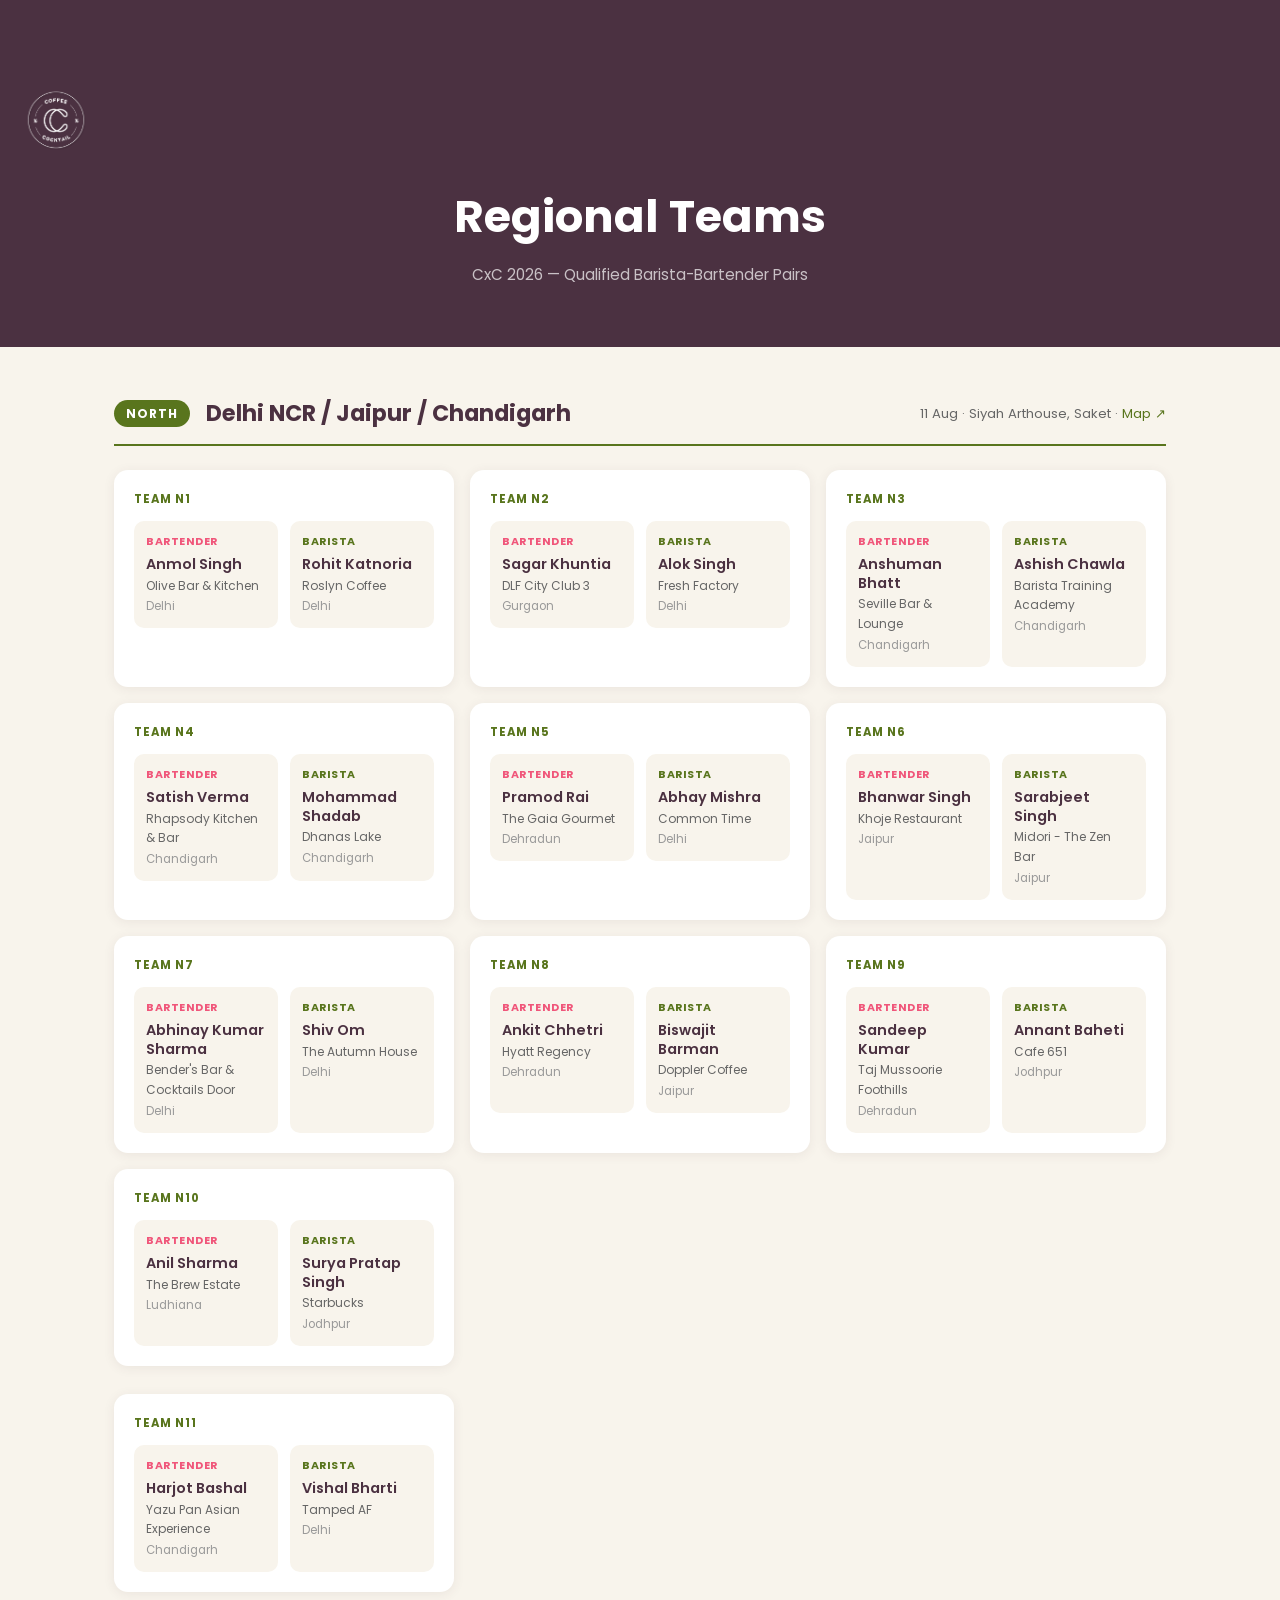
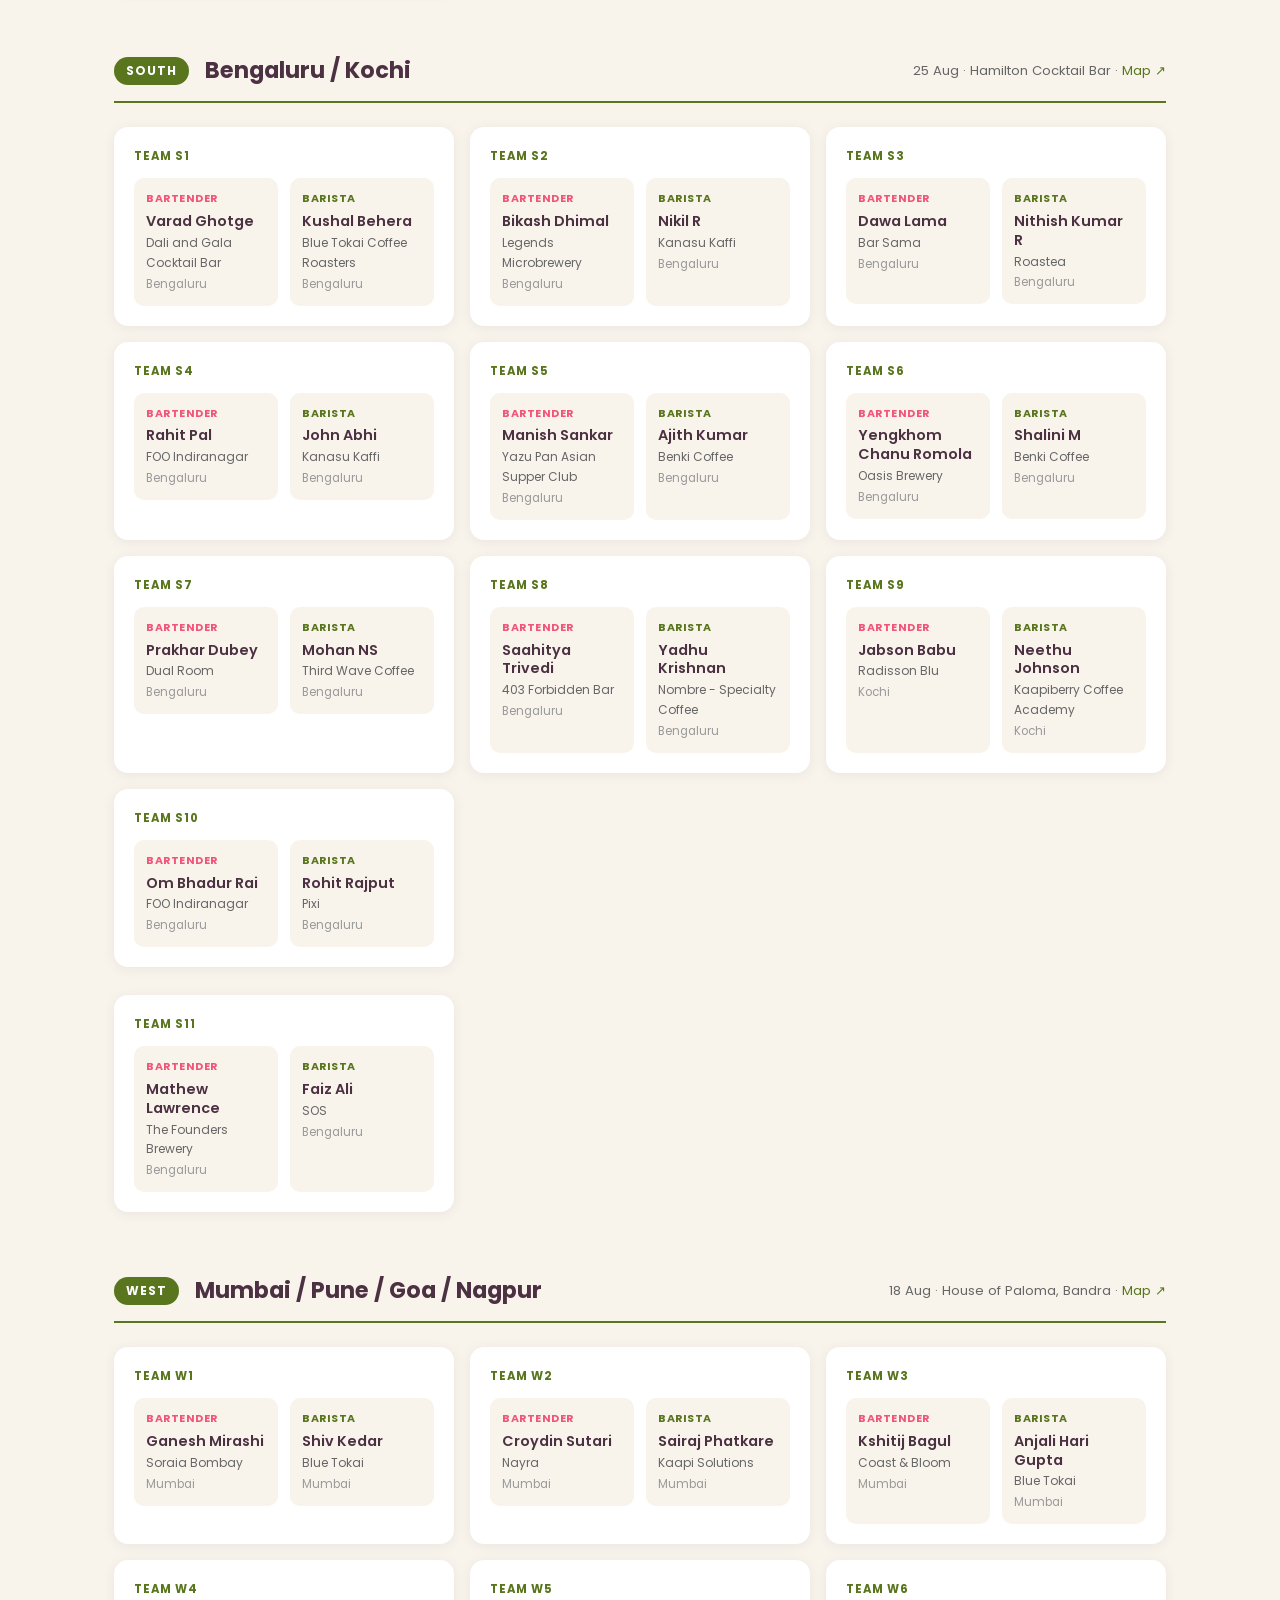
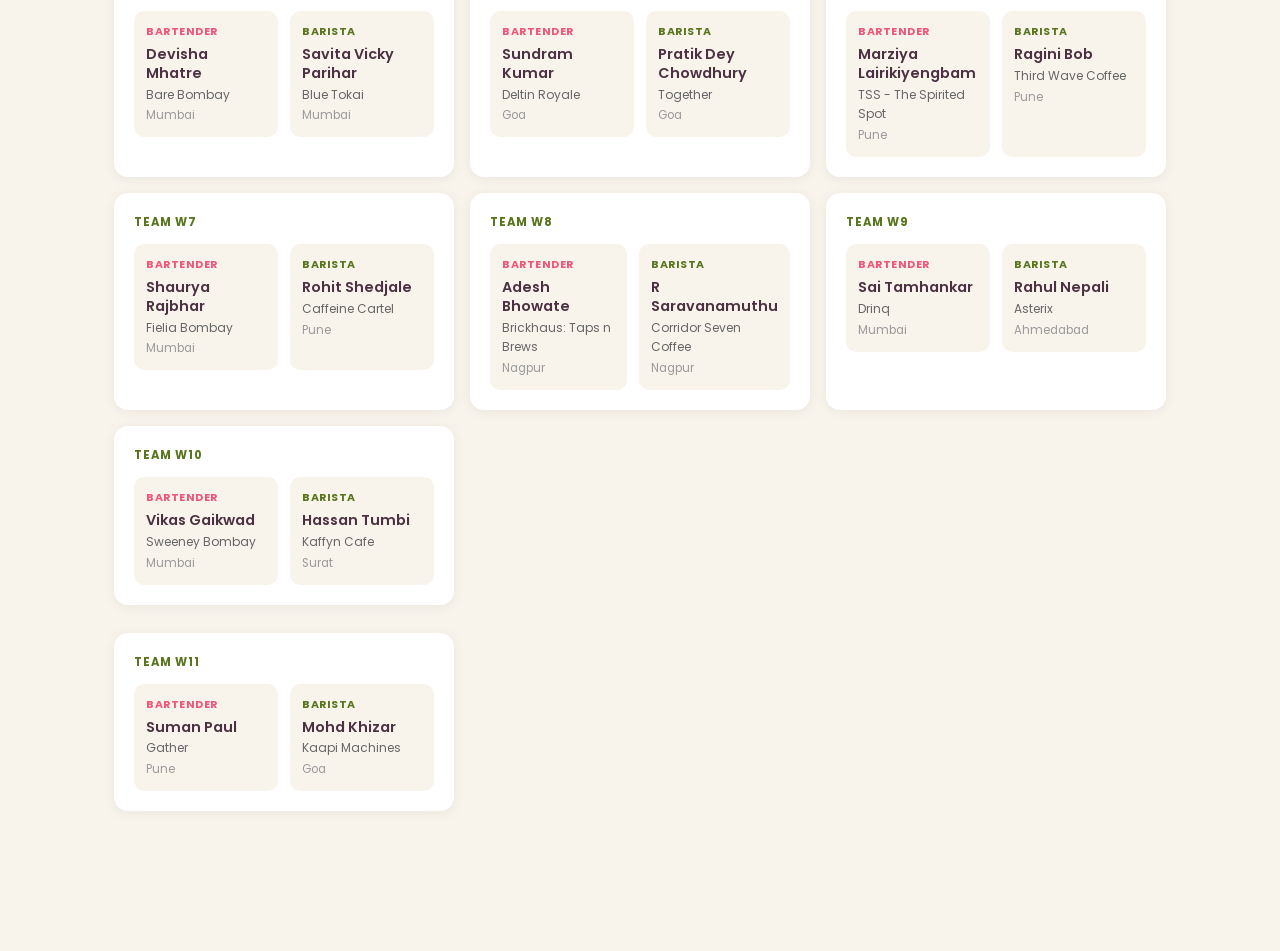
<file: teams.html>
<!DOCTYPE html>
<html lang="en">
<head>
  <meta charset="UTF-8" />
  <meta name="viewport" content="width=device-width, initial-scale=1.0" />
  <title>Regional Teams — CxC 2026</title>
  <link rel="stylesheet" href="css/styles.css" />
  <link rel="icon" href="assets/images/cxc-logo.png" type="image/png" />
  <link rel="preconnect" href="https://fonts.googleapis.com" />
  <link rel="preconnect" href="https://fonts.gstatic.com" crossorigin />
  <link href="https://fonts.googleapis.com/css2?family=Poppins:wght@300;400;500;600;700&display=swap" rel="stylesheet" />
  <style>
    :root {
      --olive: #59751d;
      --plum: #4b3141;
      --pink: #f0567a;
      --paper: #f8f4ec;
      --ink: #1a1a1a;
    }
    * { box-sizing: border-box; margin: 0; padding: 0; }
    body { background: var(--paper); font-family: 'Poppins', sans-serif; color: var(--ink); }

    .teams-hero {
      background: var(--plum);
      padding: 80px 24px 60px;
      text-align: center;
    }
    .teams-hero img { width: 64px; margin-bottom: 20px; }
    .teams-hero h1 { color: #fff; font-size: clamp(1.8rem, 4vw, 2.8rem); margin-bottom: 8px; }
    .teams-hero p { color: rgba(255,255,255,0.7); font-size: 0.95rem; }

    .teams-body { max-width: 1100px; margin: 0 auto; padding: 48px 24px 80px; }

    .region-block { margin-bottom: 60px; }
    .region-header {
      display: flex;
      align-items: center;
      gap: 16px;
      margin-bottom: 24px;
      padding-bottom: 12px;
      border-bottom: 2px solid var(--olive);
    }
    .region-badge {
      background: var(--olive);
      color: #fff;
      font-size: 0.75rem;
      font-weight: 700;
      padding: 4px 12px;
      border-radius: 20px;
      letter-spacing: 1px;
      text-transform: uppercase;
    }
    .region-title { font-size: 1.4rem; font-weight: 700; color: var(--plum); }
    .region-meta { font-size: 0.82rem; color: #666; margin-left: auto; }

    .teams-grid {
      display: grid;
      grid-template-columns: repeat(auto-fill, minmax(320px, 1fr));
      gap: 16px;
    }

    .team-card {
      background: #fff;
      border-radius: 14px;
      padding: 20px;
      box-shadow: 0 2px 12px rgba(75,49,65,0.08);
      display: flex;
      flex-direction: column;
      gap: 12px;
    }
    .team-number {
      font-size: 0.72rem;
      font-weight: 700;
      color: var(--olive);
      letter-spacing: 1px;
      text-transform: uppercase;
    }
    .team-members { display: flex; gap: 12px; }
    .member {
      flex: 1;
      background: var(--paper);
      border-radius: 10px;
      padding: 12px;
    }
    .member-role {
      font-size: 0.68rem;
      font-weight: 700;
      text-transform: uppercase;
      letter-spacing: 0.5px;
      margin-bottom: 4px;
    }
    .member-role.barista { color: var(--olive); }
    .member-role.bartender { color: var(--pink); }
    .member-name { font-size: 0.9rem; font-weight: 600; color: var(--plum); line-height: 1.3; }
    .member-employer { font-size: 0.75rem; color: #666; margin-top: 2px; }
    .member-city { font-size: 0.72rem; color: #999; margin-top: 2px; }

    .missing-tag {
      background: #fff3cd;
      color: #856404;
      font-size: 0.72rem;
      padding: 2px 8px;
      border-radius: 4px;
      display: inline-block;
      margin-top: 4px;
    }

    @media (max-width: 600px) {
      .team-members { flex-direction: column; }
      .region-meta { display: none; }
    }
  </style>
</head>
<body>

<div class="teams-hero">
  <img src="assets/images/cxc-logo.png" alt="CxC 2026" />
  <h1>Regional Teams</h1>
  <p>CxC 2026 — Qualified Barista-Bartender Pairs</p>
</div>

<div class="teams-body">

  <!-- NORTH -->
  <div class="region-block">
    <div class="region-header">
      <span class="region-badge">North</span>
      <span class="region-title">Delhi NCR / Jaipur / Chandigarh</span>
      <span class="region-meta">11 Aug · Siyah Arthouse, Saket · <a href="https://maps.app.goo.gl/JfTD6HJry2ijc4nG6" target="_blank" style="color:var(--olive)">Map ↗</a></span>
    </div>
    <div class="teams-grid">

      <div class="team-card">
        <div class="team-number">Team N1</div>
        <div class="team-members">
          <div class="member">
            <div class="member-role bartender">Bartender</div>
            <div class="member-name">Anmol Singh</div>
            <div class="member-employer">Olive Bar & Kitchen</div>
            <div class="member-city">Delhi</div>
          </div>
          <div class="member">
            <div class="member-role barista">Barista</div>
            <div class="member-name">Rohit Katnoria</div>
            <div class="member-employer">Roslyn Coffee</div>
            <div class="member-city">Delhi</div>
          </div>
        </div>
      </div>

      <div class="team-card">
        <div class="team-number">Team N2</div>
        <div class="team-members">
          <div class="member">
            <div class="member-role bartender">Bartender</div>
            <div class="member-name">Sagar Khuntia</div>
            <div class="member-employer">DLF City Club 3</div>
            <div class="member-city">Gurgaon</div>
          </div>
          <div class="member">
            <div class="member-role barista">Barista</div>
            <div class="member-name">Alok Singh</div>
            <div class="member-employer">Fresh Factory</div>
            <div class="member-city">Delhi</div>
          </div>
        </div>
      </div>

      <div class="team-card">
        <div class="team-number">Team N3</div>
        <div class="team-members">
          <div class="member">
            <div class="member-role bartender">Bartender</div>
            <div class="member-name">Anshuman Bhatt</div>
            <div class="member-employer">Seville Bar & Lounge</div>
            <div class="member-city">Chandigarh</div>
          </div>
          <div class="member">
            <div class="member-role barista">Barista</div>
            <div class="member-name">Ashish Chawla</div>
            <div class="member-employer">Barista Training Academy</div>
            <div class="member-city">Chandigarh</div>
          </div>
        </div>
      </div>

      <div class="team-card">
        <div class="team-number">Team N4</div>
        <div class="team-members">
          <div class="member">
            <div class="member-role bartender">Bartender</div>
            <div class="member-name">Satish Verma</div>
            <div class="member-employer">Rhapsody Kitchen & Bar</div>
            <div class="member-city">Chandigarh</div>
          </div>
          <div class="member">
            <div class="member-role barista">Barista</div>
            <div class="member-name">Mohammad Shadab</div>
            <div class="member-employer">Dhanas Lake</div>
            <div class="member-city">Chandigarh</div>
          </div>
        </div>
      </div>

      <div class="team-card">
        <div class="team-number">Team N5</div>
        <div class="team-members">
          <div class="member">
            <div class="member-role bartender">Bartender</div>
            <div class="member-name">Pramod Rai</div>
            <div class="member-employer">The Gaia Gourmet</div>
            <div class="member-city">Dehradun</div>
          </div>
          <div class="member">
            <div class="member-role barista">Barista</div>
            <div class="member-name">Abhay Mishra</div>
            <div class="member-employer">Common Time</div>
            <div class="member-city">Delhi</div>
          </div>
        </div>
      </div>

      <div class="team-card">
        <div class="team-number">Team N6</div>
        <div class="team-members">
          <div class="member">
            <div class="member-role bartender">Bartender</div>
            <div class="member-name">Bhanwar Singh</div>
            <div class="member-employer">Khoje Restaurant</div>
            <div class="member-city">Jaipur</div>
          </div>
          <div class="member">
            <div class="member-role barista">Barista</div>
            <div class="member-name">Sarabjeet Singh</div>
            <div class="member-employer">Midori - The Zen Bar</div>
            <div class="member-city">Jaipur</div>
          </div>
        </div>
      </div>

      <div class="team-card">
        <div class="team-number">Team N7</div>
        <div class="team-members">
          <div class="member">
            <div class="member-role bartender">Bartender</div>
            <div class="member-name">Abhinay Kumar Sharma</div>
            <div class="member-employer">Bender's Bar & Cocktails Door</div>
            <div class="member-city">Delhi</div>
          </div>
          <div class="member">
            <div class="member-role barista">Barista</div>
            <div class="member-name">Shiv Om</div>
            <div class="member-employer">The Autumn House</div>
            <div class="member-city">Delhi</div>
          </div>
        </div>
      </div>

      <div class="team-card">
        <div class="team-number">Team N8</div>
        <div class="team-members">
          <div class="member">
            <div class="member-role bartender">Bartender</div>
            <div class="member-name">Ankit Chhetri</div>
            <div class="member-employer">Hyatt Regency</div>
            <div class="member-city">Dehradun</div>
          </div>
          <div class="member">
            <div class="member-role barista">Barista</div>
            <div class="member-name">Biswajit Barman</div>
            <div class="member-employer">Doppler Coffee</div>
            <div class="member-city">Jaipur</div>
          </div>
        </div>
      </div>

      <div class="team-card">
        <div class="team-number">Team N9</div>
        <div class="team-members">
          <div class="member">
            <div class="member-role bartender">Bartender</div>
            <div class="member-name">Sandeep Kumar</div>
            <div class="member-employer">Taj Mussoorie Foothills</div>
            <div class="member-city">Dehradun</div>
          </div>
          <div class="member">
            <div class="member-role barista">Barista</div>
            <div class="member-name">Annant Baheti</div>
            <div class="member-employer">Cafe 651</div>
            <div class="member-city">Jodhpur</div>
          </div>
        </div>
      </div>

      <div class="team-card">
        <div class="team-number">Team N10</div>
        <div class="team-members">
          <div class="member">
            <div class="member-role bartender">Bartender</div>
            <div class="member-name">Anil Sharma</div>
            <div class="member-employer">The Brew Estate</div>
            <div class="member-city">Ludhiana</div>
          </div>
          <div class="member">
            <div class="member-role barista">Barista</div>
            <div class="member-name">Surya Pratap Singh</div>
            <div class="member-employer">Starbucks</div>
            <div class="member-city">Jodhpur</div>
          </div>
        </div>
      </div>

    </div>
  </div>


  <!-- NORTH TEAM 11 -->
  <div class="region-block" style="margin-top:-32px;">
    <div class="teams-grid">
      <div class="team-card">
        <div class="team-number">Team N11</div>
        <div class="team-members">
          <div class="member">
            <div class="member-role bartender">Bartender</div>
            <div class="member-name">Harjot Bashal</div>
            <div class="member-employer">Yazu Pan Asian Experience</div>
            <div class="member-city">Chandigarh</div>
          </div>
          <div class="member">
            <div class="member-role barista">Barista</div>
            <div class="member-name">Vishal Bharti</div>
            <div class="member-employer">Tamped AF</div>
            <div class="member-city">Delhi</div>
          </div>
        </div>
      </div>
    </div>
  </div>

  <!-- SOUTH -->
  <div class="region-block">
    <div class="region-header">
      <span class="region-badge">South</span>
      <span class="region-title">Bengaluru / Kochi</span>
      <span class="region-meta">25 Aug · Hamilton Cocktail Bar · <a href="https://maps.app.goo.gl/2Cx2myWA7b4oSd1m9" target="_blank" style="color:var(--olive)">Map ↗</a></span>
    </div>
    <div class="teams-grid">

      <div class="team-card">
        <div class="team-number">Team S1</div>
        <div class="team-members">
          <div class="member">
            <div class="member-role bartender">Bartender</div>
            <div class="member-name">Varad Ghotge</div>
            <div class="member-employer">Dali and Gala Cocktail Bar</div>
            <div class="member-city">Bengaluru</div>
          </div>
          <div class="member">
            <div class="member-role barista">Barista</div>
            <div class="member-name">Kushal Behera</div>
            <div class="member-employer">Blue Tokai Coffee Roasters</div>
            <div class="member-city">Bengaluru</div>
          </div>
        </div>
      </div>

      <div class="team-card">
        <div class="team-number">Team S2</div>
        <div class="team-members">
          <div class="member">
            <div class="member-role bartender">Bartender</div>
            <div class="member-name">Bikash Dhimal</div>
            <div class="member-employer">Legends Microbrewery</div>
            <div class="member-city">Bengaluru</div>
          </div>
          <div class="member">
            <div class="member-role barista">Barista</div>
            <div class="member-name">Nikil R</div>
            <div class="member-employer">Kanasu Kaffi</div>
            <div class="member-city">Bengaluru</div>
          </div>
        </div>
      </div>

      <div class="team-card">
        <div class="team-number">Team S3</div>
        <div class="team-members">
          <div class="member">
            <div class="member-role bartender">Bartender</div>
            <div class="member-name">Dawa Lama</div>
            <div class="member-employer">Bar Sama</div>
            <div class="member-city">Bengaluru</div>
          </div>
          <div class="member">
            <div class="member-role barista">Barista</div>
            <div class="member-name">Nithish Kumar R</div>
            <div class="member-employer">Roastea</div>
            <div class="member-city">Bengaluru</div>
          </div>
        </div>
      </div>

      <div class="team-card">
        <div class="team-number">Team S4</div>
        <div class="team-members">
          <div class="member">
            <div class="member-role bartender">Bartender</div>
            <div class="member-name">Rahit Pal</div>
            <div class="member-employer">FOO Indiranagar</div>
            <div class="member-city">Bengaluru</div>
          </div>
          <div class="member">
            <div class="member-role barista">Barista</div>
            <div class="member-name">John Abhi</div>
            <div class="member-employer">Kanasu Kaffi</div>
            <div class="member-city">Bengaluru</div>
          </div>
        </div>
      </div>

      <div class="team-card">
        <div class="team-number">Team S5</div>
        <div class="team-members">
          <div class="member">
            <div class="member-role bartender">Bartender</div>
            <div class="member-name">Manish Sankar</div>
            <div class="member-employer">Yazu Pan Asian Supper Club</div>
            <div class="member-city">Bengaluru</div>
          </div>
          <div class="member">
            <div class="member-role barista">Barista</div>
            <div class="member-name">Ajith Kumar</div>
            <div class="member-employer">Benki Coffee</div>
            <div class="member-city">Bengaluru</div>
          </div>
        </div>
      </div>

      <div class="team-card">
        <div class="team-number">Team S6</div>
        <div class="team-members">
          <div class="member">
            <div class="member-role bartender">Bartender</div>
            <div class="member-name">Yengkhom Chanu Romola</div>
            <div class="member-employer">Oasis Brewery</div>
            <div class="member-city">Bengaluru</div>
          </div>
          <div class="member">
            <div class="member-role barista">Barista</div>
            <div class="member-name">Shalini M</div>
            <div class="member-employer">Benki Coffee</div>
            <div class="member-city">Bengaluru</div>
          </div>
        </div>
      </div>

      <div class="team-card">
        <div class="team-number">Team S7</div>
        <div class="team-members">
          <div class="member">
            <div class="member-role bartender">Bartender</div>
            <div class="member-name">Prakhar Dubey</div>
            <div class="member-employer">Dual Room</div>
            <div class="member-city">Bengaluru</div>
          </div>
          <div class="member">
            <div class="member-role barista">Barista</div>
            <div class="member-name">Mohan NS</div>
            <div class="member-employer">Third Wave Coffee</div>
            <div class="member-city">Bengaluru</div>
          </div>
        </div>
      </div>

      <div class="team-card">
        <div class="team-number">Team S8</div>
        <div class="team-members">
          <div class="member">
            <div class="member-role bartender">Bartender</div>
            <div class="member-name">Saahitya Trivedi</div>
            <div class="member-employer">403 Forbidden Bar</div>
            <div class="member-city">Bengaluru</div>
          </div>
          <div class="member">
            <div class="member-role barista">Barista</div>
            <div class="member-name">Yadhu Krishnan</div>
            <div class="member-employer">Nombre - Specialty Coffee</div>
            <div class="member-city">Bengaluru</div>
          </div>
        </div>
      </div>

      <div class="team-card">
        <div class="team-number">Team S9</div>
        <div class="team-members">
          <div class="member">
            <div class="member-role bartender">Bartender</div>
            <div class="member-name">Jabson Babu</div>
            <div class="member-employer">Radisson Blu</div>
            <div class="member-city">Kochi</div>
          </div>
          <div class="member">
            <div class="member-role barista">Barista</div>
            <div class="member-name">Neethu Johnson</div>
            <div class="member-employer">Kaapiberry Coffee Academy</div>
            <div class="member-city">Kochi</div>
          </div>
        </div>
      </div>

      <div class="team-card">
        <div class="team-number">Team S10</div>
        <div class="team-members">
          <div class="member">
            <div class="member-role bartender">Bartender</div>
            <div class="member-name">Om Bhadur Rai</div>
            <div class="member-employer">FOO Indiranagar</div>
            <div class="member-city">Bengaluru</div>
          </div>
          <div class="member">
            <div class="member-role barista">Barista</div>
            <div class="member-name">Rohit Rajput</div>
            <div class="member-employer">Pixi</div>
            <div class="member-city">Bengaluru</div>
          </div>
        </div>
      </div>

    </div>
  </div>


  <!-- SOUTH TEAM 11 -->
  <div class="region-block" style="margin-top:-32px;">
    <div class="teams-grid">
      <div class="team-card">
        <div class="team-number">Team S11</div>
        <div class="team-members">
          <div class="member">
            <div class="member-role bartender">Bartender</div>
            <div class="member-name">Mathew Lawrence</div>
            <div class="member-employer">The Founders Brewery</div>
            <div class="member-city">Bengaluru</div>
          </div>
          <div class="member">
            <div class="member-role barista">Barista</div>
            <div class="member-name">Faiz Ali</div>
            <div class="member-employer">SOS</div>
            <div class="member-city">Bengaluru</div>
          </div>
        </div>
      </div>
    </div>
  </div>

  <!-- WEST -->
  <div class="region-block">
    <div class="region-header">
      <span class="region-badge">West</span>
      <span class="region-title">Mumbai / Pune / Goa / Nagpur</span>
      <span class="region-meta">18 Aug · House of Paloma, Bandra · <a href="https://maps.app.goo.gl/zGXni7LSxuSB7Ejz9" target="_blank" style="color:var(--olive)">Map ↗</a></span>
    </div>
    <div class="teams-grid">

      <div class="team-card">
        <div class="team-number">Team W1</div>
        <div class="team-members">
          <div class="member">
            <div class="member-role bartender">Bartender</div>
            <div class="member-name">Ganesh Mirashi</div>
            <div class="member-employer">Soraia Bombay</div>
            <div class="member-city">Mumbai</div>
          </div>
          <div class="member">
            <div class="member-role barista">Barista</div>
            <div class="member-name">Shiv Kedar</div>
            <div class="member-employer">Blue Tokai</div>
            <div class="member-city">Mumbai</div>
          </div>
        </div>
      </div>

      <div class="team-card">
        <div class="team-number">Team W2</div>
        <div class="team-members">
          <div class="member">
            <div class="member-role bartender">Bartender</div>
            <div class="member-name">Croydin Sutari</div>
            <div class="member-employer">Nayra</div>
            <div class="member-city">Mumbai</div>
          </div>
          <div class="member">
            <div class="member-role barista">Barista</div>
            <div class="member-name">Sairaj Phatkare</div>
            <div class="member-employer">Kaapi Solutions</div>
            <div class="member-city">Mumbai</div>
          </div>
        </div>
      </div>

      <div class="team-card">
        <div class="team-number">Team W3</div>
        <div class="team-members">
          <div class="member">
            <div class="member-role bartender">Bartender</div>
            <div class="member-name">Kshitij Bagul</div>
            <div class="member-employer">Coast & Bloom</div>
            <div class="member-city">Mumbai</div>
          </div>
          <div class="member">
            <div class="member-role barista">Barista</div>
            <div class="member-name">Anjali Hari Gupta</div>
            <div class="member-employer">Blue Tokai</div>
            <div class="member-city">Mumbai</div>
          </div>
        </div>
      </div>

      <div class="team-card">
        <div class="team-number">Team W4</div>
        <div class="team-members">
          <div class="member">
            <div class="member-role bartender">Bartender</div>
            <div class="member-name">Devisha Mhatre</div>
            <div class="member-employer">Bare Bombay</div>
            <div class="member-city">Mumbai</div>
          </div>
          <div class="member">
            <div class="member-role barista">Barista</div>
            <div class="member-name">Savita Vicky Parihar</div>
            <div class="member-employer">Blue Tokai</div>
            <div class="member-city">Mumbai</div>
          </div>
        </div>
      </div>

      <div class="team-card">
        <div class="team-number">Team W5</div>
        <div class="team-members">
          <div class="member">
            <div class="member-role bartender">Bartender</div>
            <div class="member-name">Sundram Kumar</div>
            <div class="member-employer">Deltin Royale</div>
            <div class="member-city">Goa</div>
          </div>
          <div class="member">
            <div class="member-role barista">Barista</div>
            <div class="member-name">Pratik Dey Chowdhury</div>
            <div class="member-employer">Together</div>
            <div class="member-city">Goa</div>
          </div>
        </div>
      </div>

      <div class="team-card">
        <div class="team-number">Team W6</div>
        <div class="team-members">
          <div class="member">
            <div class="member-role bartender">Bartender</div>
            <div class="member-name">Marziya Lairikiyengbam</div>
            <div class="member-employer">TSS - The Spirited Spot</div>
            <div class="member-city">Pune</div>
          </div>
          <div class="member">
            <div class="member-role barista">Barista</div>
            <div class="member-name">Ragini Bob</div>
            <div class="member-employer">Third Wave Coffee</div>
            <div class="member-city">Pune</div>
          </div>
        </div>
      </div>

      <div class="team-card">
        <div class="team-number">Team W7</div>
        <div class="team-members">
          <div class="member">
            <div class="member-role bartender">Bartender</div>
            <div class="member-name">Shaurya Rajbhar</div>
            <div class="member-employer">Fielia Bombay</div>
            <div class="member-city">Mumbai</div>
          </div>
          <div class="member">
            <div class="member-role barista">Barista</div>
            <div class="member-name">Rohit Shedjale</div>
            <div class="member-employer">Caffeine Cartel</div>
            <div class="member-city">Pune</div>
          </div>
        </div>
      </div>

      <div class="team-card">
        <div class="team-number">Team W8</div>
        <div class="team-members">
          <div class="member">
            <div class="member-role bartender">Bartender</div>
            <div class="member-name">Adesh Bhowate</div>
            <div class="member-employer">Brickhaus: Taps n Brews</div>
            <div class="member-city">Nagpur</div>
          </div>
          <div class="member">
            <div class="member-role barista">Barista</div>
            <div class="member-name">R Saravanamuthu</div>
            <div class="member-employer">Corridor Seven Coffee</div>
            <div class="member-city">Nagpur</div>
          </div>
        </div>
      </div>

      <div class="team-card">
        <div class="team-number">Team W9</div>
        <div class="team-members">
          <div class="member">
            <div class="member-role bartender">Bartender</div>
            <div class="member-name">Sai Tamhankar</div>
            <div class="member-employer">Drinq</div>
            <div class="member-city">Mumbai</div>
          </div>
          <div class="member">
            <div class="member-role barista">Barista</div>
            <div class="member-name">Rahul Nepali</div>
            <div class="member-employer">Asterix</div>
            <div class="member-city">Ahmedabad</div>
          </div>
        </div>
      </div>

      <div class="team-card">
        <div class="team-number">Team W10</div>
        <div class="team-members">
          <div class="member">
            <div class="member-role bartender">Bartender</div>
            <div class="member-name">Vikas Gaikwad</div>
            <div class="member-employer">Sweeney Bombay</div>
            <div class="member-city">Mumbai</div>
          </div>
          <div class="member">
            <div class="member-role barista">Barista</div>
            <div class="member-name">Hassan Tumbi</div>
            <div class="member-employer">Kaffyn Cafe</div>
            <div class="member-city">Surat</div>
          </div>
        </div>
      </div>

    </div>
  </div>


  <!-- WEST TEAM 11 -->
  <div class="region-block" style="margin-top:-32px;">
    <div class="teams-grid">
      <div class="team-card">
        <div class="team-number">Team W11</div>
        <div class="team-members">
          <div class="member">
            <div class="member-role bartender">Bartender</div>
            <div class="member-name">Suman Paul</div>
            <div class="member-employer">Gather</div>
            <div class="member-city">Pune</div>
          </div>
          <div class="member">
            <div class="member-role barista">Barista</div>
            <div class="member-name">Mohd Khizar</div>
            <div class="member-employer">Kaapi Machines</div>
            <div class="member-city">Goa</div>
          </div>
        </div>
      </div>
    </div>
  </div>

</div>

</body>
</html>
</file>
<file: css/styles.css>
/* ============================================================
   CxC 2026 – CoffeeXCocktail Championship
   Brand: Swa Artisanal Syrups
   ============================================================ */

/* --- FONTS --- */
@import url('https://fonts.googleapis.com/css2?family=Poppins:ital,wght@0,300;0,400;0,500;0,600;0,700;1,400&display=swap');

/* Roca – place licensed .woff2 files in assets/fonts/ */
@font-face {
  font-family: 'Roca';
  src: url('../assets/fonts/roca.otf') format('opentype');
  font-weight: 700;
  font-style: normal;
  font-display: swap;
}
@font-face {
  font-family: 'Roca';
  src: url('../assets/fonts/roca.otf') format('opentype');
  font-weight: 400;
  font-style: normal;
  font-display: swap;
}

/* --- TOKENS --- */
:root {
  --olive:       #59751d;
  --olive-dark:  #3d5214;
  --sand:        #c8a96e;
  --paper:       #f8f4ec;
  --warm-white:  #faf7f2;
  --pink:        #f0567a;
  --ink:         #1c1c1c;
  --ink-light:   #4a4a4a;
  --border:      rgba(89,117,29,0.15);

  --font-head: 'Roca', Georgia, serif;
  --font-body: 'Poppins', sans-serif;

  --nav-h: 90px;
  --hero-h: 100vh;

  --radius: 12px;
  --section-pad: 96px;
  --container: 1180px;
}

.input-error { border-color: #e53e3e !important; }
    .field-error { color: #e53e3e; font-size: 0.75rem; display: block; margin-top: 4px; }
    .form-error-banner { color: #e53e3e; font-size: 0.875rem; margin-bottom: 12px; }
    .reg-success { text-align: center; padding: 2rem 1rem; }
    .reg-success-icon { font-size: 3rem; color: var(--olive); margin-bottom: 1rem; }
    .reg-success h3 { font-family: 'Roca', serif; font-size: 1.75rem; margin-bottom: 0.5rem; }
    .reg-success p { color: #555; margin-bottom: 0.75rem; }

/* --- RESET --- */
*, *::before, *::after { box-sizing: border-box; margin: 0; padding: 0; }
html { scroll-behavior: smooth; }
body {
  font-family: var(--font-body);
  background: var(--warm-white);
  color: var(--ink);
  line-height: 1.65;
  font-size: 16px;
  overflow-x: hidden;
}
img { display: block; max-width: 100%; }
a { color: inherit; text-decoration: none; }
button { cursor: pointer; border: none; background: none; font-family: var(--font-body); }

/* --- UTILITY --- */
.container { max-width: var(--container); margin: 0 auto; padding: 0 24px; }
.section-pad { padding: var(--section-pad) 0; }
.tag {
  display: inline-block;
  font-size: 11px;
  font-weight: 600;
  letter-spacing: 0.12em;
  text-transform: uppercase;
  color: var(--olive);
  background: rgba(89,117,29,0.1);
  border-radius: 20px;
  padding: 4px 14px;
  margin-bottom: 16px;
}
.section-title {
  font-family: var(--font-head);
  font-size: clamp(32px, 4vw, 52px);
  font-weight: 700;
  line-height: 1.1;
  color: var(--ink);
  margin-bottom: 16px;
}
.section-sub {
  font-size: 17px;
  color: var(--ink-light);
  max-width: 560px;
  line-height: 1.7;
}

/* ============================================================
   NAV
   ============================================================ */
#nav {
  position: fixed;
  top: 0; left: 0; right: 0;
  z-index: 1000;
  height: var(--nav-h);
  display: flex;
  align-items: center;
  transition: background 0.35s, box-shadow 0.35s;
}

#nav.scrolled .nav-links a:focus,
#nav.scrolled .nav-links a:active {
  color: var(--ink);
}

#nav.scrolled .nav-links a[href="login.html"] {
  color: var(--ink);
  opacity: 1;
}

#nav.scrolled {
  background: rgba(250,247,242,0.96);
  backdrop-filter: blur(12px);
  box-shadow: 0 1px 0 var(--border);
}
.nav-inner {
  width: 100%;
  margin: 0 2%;
  display: grid;
  grid-template-columns: 1fr auto;
  align-items: center;
}
/* Swa logo – left */
.nav-brand img {
  height: 60px;
  filter: brightness(0) invert(1);
  transition: filter 0.35s;
}

.nav-brand {
  align-self: center;
  height: 60px;
  width: fit-content;
}

#nav.scrolled .nav-brand img {
  filter: none;
}

/* CxC logo – center */
.nav-logo {
  display: flex;
  justify-content: center;
}
.nav-logo img {
  height: 52px;
  width: auto;
  transition: height 0.3s;
}
#nav.scrolled .nav-logo img { height: 40px; }

.cxc-logo-float {
  position: fixed;
  left: 50%;
transform: translateX(-50%);
  z-index: 1001;
  transition: top 0.45s cubic-bezier(0.4,0,0.2,1), width 0.45s cubic-bezier(0.4,0,0.2,1);
  top: 70px;
  width: 200px;
  pointer-events: none;
}
.cxc-logo-float.sticky {
  top: 0px;
  height: 90px;
  width:auto;
}

/* Nav links – right */
.nav-links {
  display: flex;
  justify-content: flex-end;
  align-items: center;
  gap: 32px;
  margin-left: auto;  
  list-style: none;
  justify-self: end;
  position: relative;
  z-index: 10;
}
.nav-links a {
  font-size: 13px;
  font-weight: 500;
  letter-spacing: 0.04em;
  color: rgba(255,255,255,0.9);
  transition: color 0.2s;
}
#nav.scrolled .nav-links a { color: var(--ink); }
.nav-links a:hover { color: var(--pink); }
.nav-cta {
  background: var(--pink) !important;
  color: #fff !important;
  padding: 8px 20px;
  border-radius: 24px;
  font-size: 13px !important;
  font-weight: 600 !important;
  transition: background 0.2s, transform 0.2s !important;
}
.nav-cta:hover { background: #d4415e !important; transform: translateY(-1px); }

/* Mobile hamburger */
.nav-hamburger {
  display: none;
  flex-direction: column;
  gap: 5px;
  background: none;
  border: none;
  cursor: pointer;
  margin-left: auto;  
  padding: 4px;
  margin-bottom: 12px;
}
.nav-hamburger span {
  width: 22px; height: 2px;
  background: #fff;
  border-radius: 2px;
  transition: background 0.3s;
}
#nav.scrolled .nav-hamburger span { background: var(--ink); }

/* ============================================================
   HERO
   ============================================================ */
#hero {
  position: relative;
  height: var(--hero-h);
  min-height: 600px;
  overflow: hidden;
  display: flex;
  align-items: center;
  justify-content: center;
  isolation: isolate;
}
.hero-bg {
  position: absolute;
  inset: 0;
  background-image: url('../assets/images/CXC_2026.jpg');
  background-size: cover;
  background-position: center 30%;
  transform: scale(1.04);
  transition: transform 8s ease-out;
}

.hero-content h4 (
  font-family: var(--font-head);
)
#hero.loaded .hero-bg { transform: scale(1); }

/* dark overlay only at top/bottom for text legibility */
.hero-bg::after {
  content: '';
  position: absolute;
  inset: 0;
  background: linear-gradient(
    to bottom,
    rgba(0,0,0,0.42) 0%,
    rgba(0,0,0,0.10) 45%,
    rgba(0,0,0,0.10) 55%,
    rgba(0,0,0,0.48) 100%
  );
}

.hero-content {
  position: relative;
  z-index: 2;
  text-align: center;
  color: #fff;
  padding: 150px 24px 0px;
  max-width: 860px;
  font-family: Roca;

}

/* CxC logo animates UP from centre into nav */
.hero-logo {
  width: 140px;
  margin: 0 auto 28px;
  opacity: 1;
  transition: opacity 0.4s;
}
.hero-logo.hidden { opacity: 0; }

.hero-eyebrow {
  font-family: var(--font-body);
  font-size: 12px;
  font-weight: 600;
  letter-spacing: 0.18em;
  text-transform: uppercase;
  color: var(--sand);
  margin-bottom: 18px;
}
.hero-title {
  font-family: var(--font-head);
  font-size: clamp(36px, 4vw, 60px);
  font-weight: 700;
  line-height: 1.05;
  margin-bottom: 0px;
  text-shadow: 0 2px 20px rgba(0,0,0,0.3);
}
.hero-title em {
  font-style: italic;
  color: var(--sand);
}
.hero-sub {
  font-size: clamp(15px, 1.8vw, 18px);
  font-weight: 400;
  opacity: 0.92;
  max-width: 560px;
  margin: 0 auto 36px;
  line-height: 1.65;
}
.hero-badges {
  display: flex;
  gap: 12px;
  justify-content: center;
  flex-wrap: wrap;
  margin-bottom: 40px;
}
.hero-badge {
  background: rgba(255,255,255,0.15);
  border: 1px solid rgba(255,255,255,0.3);
  backdrop-filter: blur(6px);
  border-radius: 20px;
  padding: 6px 16px;
  font-size: 12px;
  font-weight: 600;
  letter-spacing: 0.06em;
  color: #fff;
}
.hero-badge.free {
  background: var(--pink);
  border-color: var(--pink);
}
.hero-cta {
  display: inline-flex;
  align-items: center;
  gap: 8px;
  background: var(--pink);
  color: #fff;
  font-family: var(--font-body);
  font-size: 15px;
  font-weight: 600;
  padding: 16px 40px;
  border-radius: 40px;
  letter-spacing: 0.04em;
  transition: background 0.2s, transform 0.2s, box-shadow 0.2s;
  box-shadow: 0 4px 24px rgba(240,86,122,0.4);
  margin-top:150px;
}
.hero-cta:hover {
  background: #d4415e;
  transform: translateY(-2px);
  box-shadow: 0 8px 32px rgba(240,86,122,0.5);
}
.hero-dates {
  margin-top: 20px;
  font-size: 16px;
 letter-spacing: 0.04em;
}

/* ============================================================
   STATS BAND
   ============================================================ */
#stats {
  background: var(--olive);
  padding: 48px 0;
}
.stats-grid {
  display: grid;
  grid-template-columns: repeat(4, 1fr);
  gap: 0;
}
.stat-item {
  text-align: center;
  color: #fff;
  padding: 24px 16px;
  border-right: 1px solid rgba(255,255,255,0.15);
}
.stat-item:last-child { border-right: none; }
.stat-number {
  font-family: var(--font-head);
  font-size: clamp(36px, 4vw, 56px);
  font-weight: 700;
  line-height: 1;
  color: var(--sand);
  margin-bottom: 8px;
}
.stat-label {
  font-size: 13px;
  font-weight: 500;
  opacity: 0.8;
  letter-spacing: 0.06em;
  text-transform: uppercase;
}

/* ============================================================
   ABOUT
   ============================================================ */
#about { background: var(--warm-white); }
.about-grid {
  display: grid;
  grid-template-columns: 1fr 1fr;
  gap: 80px;
  align-items: center;
}
.about-text .section-title { margin-bottom: 20px; }
.about-text p {
  color: var(--ink-light);
  margin-bottom: 16px;
  font-size: 16px;
  line-height: 1.75;
}
.about-pills {
  display: flex;
  flex-wrap: wrap;
  gap: 10px;
  margin-top: 28px;
}
.about-pill {
  border: 1.5px solid var(--olive);
  color: var(--olive);
  border-radius: 20px;
  padding: 6px 16px;
  font-size: 13px;
  font-weight: 500;
}
.about-visual {
  position: relative;
}
.about-img-main {
  border-radius: var(--radius);
  width: 100%;
  aspect-ratio: 4/5;
  object-fit: cover;
  background: var(--paper);
  display: flex;
  align-items: center;
  justify-content: center;
  color: #aaa;
  font-size: 13px;
}
.about-img-placeholder {
  width: 100%;
  aspect-ratio: 4/5;
  background: var(--paper);
  border-radius: var(--radius);
  display: flex;
  align-items: center;
  justify-content: center;
  color: #bbb;
  font-size: 13px;
  border: 1.5px dashed var(--border);
}

/* ============================================================
   HOW IT WORKS
   ============================================================ */
#how { background: var(--paper); }
.how-header { text-align: center; max-width: 600px; margin: 0 auto 64px; }
.how-header .section-sub { margin: 0 auto; }
.how-steps {
  display: grid;
  grid-template-columns: repeat(4, 1fr);
  gap: 32px;
  counter-reset: step;
}
.how-step {
  background: var(--warm-white);
  border-radius: var(--radius);
  padding: 36px 28px;
  position: relative;
  border: 1px solid var(--border);
  transition: box-shadow 0.25s, transform 0.25s;
}
.how-step:hover { box-shadow: 0 8px 32px rgba(0,0,0,0.07); transform: translateY(-3px); }
.step-num {
  width: 40px; height: 40px;
  background: var(--olive);
  color: #fff;
  border-radius: 50%;
  font-family: var(--font-head);
  font-size: 18px;
  font-weight: 700;
  display: flex;
  align-items: center;
  justify-content: center;
  margin-bottom: 20px;
}
.how-step h3 {
  font-family: var(--font-head);
  font-size: 18px;
  font-weight: 700;
  margin-bottom: 10px;
  color: var(--ink);
}
.how-step p {
  font-size: 14px;
  color: var(--ink-light);
  line-height: 1.65;
}
.how-step .free-flag {
  position: absolute;
  top: 20px; right: 20px;
  background: var(--pink);
  color: #fff;
  font-size: 10px;
  font-weight: 700;
  letter-spacing: 0.08em;
  text-transform: uppercase;
  padding: 3px 10px;
  border-radius: 12px;
}

/* ============================================================
   IMPORTANT DATES
   ============================================================ */
#dates { background: var(--warm-white); }
.dates-header { text-align: center; margin-bottom: 56px; }
.dates-timeline {
  display: flex;
  align-items: flex-start;
  gap: 0;
  position: relative;
  max-width: 900px;
  margin: 0 auto;
}
.dates-timeline::before {
  content: '';
  position: absolute;
  top: 22px; left: 0; right: 0;
  height: 2px;
  background: var(--border);
  z-index: 0;
}
.date-item {
  flex: 1;
  text-align: center;
  position: relative;
  z-index: 1;
  padding: 0 12px;
}
.date-dot {
  width: 44px; height: 44px;
  border-radius: 50%;
  background: var(--warm-white);
  border: 3px solid var(--olive);
  display: flex;
  align-items: center;
  justify-content: center;
  margin: 0 auto 16px;
  font-family: var(--font-head);
  font-size: 14px;
  font-weight: 700;
  color: var(--olive);
}
.date-item.highlight .date-dot {
  background: var(--pink);
  border-color: var(--pink);
  color: #fff;
}
.date-label {
  font-size: 11px;
  font-weight: 600;
  letter-spacing: 0.1em;
  text-transform: uppercase;
  color: var(--olive);
  margin-bottom: 6px;
}
.date-item.highlight .date-label { color: var(--pink); }
.date-name {
  font-family: var(--font-head);
  font-size: 15px;
  font-weight: 700;
  color: var(--ink);
  margin-bottom: 4px;
}
.date-sub {
  font-size: 12px;
  color: var(--ink-light);
}

/* ============================================================
   SCHEDULE (HEATS + FINALE)
   ============================================================ */
#schedule { background: var(--paper); }
.schedule-header { text-align: center; margin-bottom: 56px; }
.schedule-grid {
  display: grid;
  grid-template-columns: repeat(3, 1fr);
  gap: 24px;
  margin-bottom: 32px;
}
.schedule-card {
  background: var(--warm-white);
  border-radius: var(--radius);
  overflow: hidden;
  border: 1px solid var(--border);
  transition: box-shadow 0.25s;
}
.schedule-card:hover { box-shadow: 0 6px 24px rgba(0,0,0,0.08); }
.schedule-card-head {
  padding: 20px 24px 16px;
  background: var(--olive);
  color: #fff;
}
.schedule-card-head .card-eyebrow {
  font-size: 10px;
  font-weight: 600;
  letter-spacing: 0.14em;
  text-transform: uppercase;
  opacity: 0.75;
  margin-bottom: 6px;
}
.schedule-card-head h3 {
  font-family: var(--font-head);
  font-size: 20px;
  font-weight: 700;
}
.schedule-card-body { padding: 24px; }
.schedule-card-body p {
  font-size: 14px;
  color: var(--ink-light);
  line-height: 1.65;
  margin-bottom: 8px;
}
.schedule-card-body p:last-child { margin-bottom: 0; }
.schedule-card-body strong { color: var(--ink); font-weight: 600; }

.schedule-finale {
  background: var(--ink);
  border-radius: var(--radius);
  padding: 40px 48px;
  display: flex;
  align-items: center;
  justify-content: space-between;
  gap: 32px;
  flex-wrap: wrap;
}
.finale-left .card-eyebrow {
  font-size: 10px;
  font-weight: 600;
  letter-spacing: 0.14em;
  text-transform: uppercase;
  color: var(--sand);
  margin-bottom: 10px;
}
.finale-left h3 {
  font-family: var(--font-head);
  font-size: 32px;
  font-weight: 700;
  color: #fff;
  margin-bottom: 8px;
}
.finale-left p { color: rgba(255,255,255,0.6); font-size: 15px; }
.finale-right {
  text-align: right;
}
.finale-date {
  font-family: var(--font-head);
  font-size: 48px;
  font-weight: 700;
  color: var(--pink);
  line-height: 1;
}
.finale-location {
  color: rgba(255,255,255,0.6);
  font-size: 14px;
  margin-top: 4px;
}

/* ============================================================
   PRIZES
   ============================================================ */
#prizes { background: var(--warm-white); }
.prizes-inner {
  max-width: 720px;
  margin: 0 auto;
  text-align: center;
}
.prize-hero {
  background: linear-gradient(135deg, var(--olive), var(--olive-dark));
  color: #fff;
  border-radius: var(--radius);
  padding: 64px 48px;
  margin-bottom: 40px;
  position: relative;
  overflow: hidden;
}
.prize-hero::before {
  content: '';
  position: absolute;
  top: -40px; right: -40px;
  width: 220px; height: 220px;
  background: rgba(255,255,255,0.04);
  border-radius: 50%;
}
.prize-eyebrow {
  font-size: 11px;
  font-weight: 600;
  letter-spacing: 0.16em;
  text-transform: uppercase;
  color: var(--sand);
  margin-bottom: 16px;
}
.prize-amount {
  font-family: var(--font-head);
  font-size: clamp(48px, 8vw, 96px);
  font-weight: 700;
  line-height: 1;
  color: var(--sand);
  margin-bottom: 16px;
}
.prize-desc {
  font-size: 17px;
  opacity: 0.85;
  max-width: 400px;
  margin: 0 auto;
}
.prize-perks {
  display: grid;
  grid-template-columns: repeat(3, 1fr);
  gap: 16px;
}
.prize-perk {
  background: var(--paper);
  border-radius: var(--radius);
  padding: 28px 20px;
  border: 1px solid var(--border);
}
.perk-icon { font-size: 28px; margin-bottom: 12px; }
.perk-title {
  font-family: var(--font-head);
  font-size: 15px;
  font-weight: 700;
  color: var(--ink);
  margin-bottom: 6px;
}
.perk-desc { font-size: 13px; color: var(--ink-light); }

/* ============================================================
   JUDGES CAROUSEL
   ============================================================ */
#judges { background: var(--paper); }
.judges-header { text-align: center; margin-bottom: 56px; }
.judges-track-wrap {
  position: relative;
  overflow: hidden;
}
.judge-card img:first-child {
  width: 100%;
  height: 280px;
  object-fit: cover;
  object-position: top;
  display: block;
}


.judges-track {
  display: flex;
  gap: 24px;
  transition: transform 0.5s cubic-bezier(0.4,0,0.2,1);
}
.judge-card {
  flex: 0 0 280px;
  background: var(--warm-white);
  border-radius: var(--radius);
  overflow: hidden;
  border: 1px solid var(--border);
  transition: box-shadow 0.25s;
}
.judge-card:hover { box-shadow: 0 8px 28px rgba(0,0,0,0.09); }
.judge-photo {
  width: 100%;
  aspect-ratio: 1;
  background: var(--paper);
  object-fit: cover;
  display: flex;
  align-items: center;
  justify-content: center;
  font-size: 48px;
}
.judge-photo-placeholder {
  width: 100%;
  aspect-ratio: 1;
  background: var(--paper);
  display: flex;
  align-items: center;
  justify-content: center;
  font-size: 42px;
  color: var(--sand);
}
.judge-info { padding: 24px; }
.judge-name {
  font-family: var(--font-head);
  font-size: 18px;
  font-weight: 700;
  color: var(--ink);
  margin-bottom: 4px;
}
.judge-role {
  font-size: 12px;
  font-weight: 600;
  letter-spacing: 0.06em;
  text-transform: uppercase;
  color: var(--olive);
  margin-bottom: 10px;
}
.judge-type {
  display: inline-block;
  font-size: 11px;
  background: rgba(89,117,29,0.1);
  color: var(--olive);
  border-radius: 10px;
  padding: 2px 10px;
  margin-bottom: 12px;
}
.judge-bio {
  font-size: 13px;
  color: var(--ink-light);
  line-height: 1.6;
}
.judge-li {
  display: inline-flex;
  align-items: center;
  gap: 5px;
  margin-top: 12px;
  font-size: 12px;
  color: var(--olive);
  font-weight: 500;
}
.carousel-controls {
  display: flex;
  justify-content: center;
  gap: 12px;
  margin-top: 32px;
}
.carousel-btn {
  width: 44px; height: 44px;
  border-radius: 50%;
  border: 2px solid var(--olive);
  background: transparent;
  color: var(--olive);
  font-size: 18px;
  display: flex;
  align-items: center;
  justify-content: center;
  cursor: pointer;
  transition: background 0.2s, color 0.2s;
}
.carousel-btn:hover { background: var(--olive); color: #fff; }
.carousel-dots {
  display: flex;
  justify-content: center;
  gap: 8px;
  margin-top: 16px;
}
.carousel-dot {
  width: 8px; height: 8px;
  border-radius: 50%;
  background: var(--border);
  border: none;
  cursor: pointer;
  transition: background 0.2s, transform 0.2s;
}
.carousel-dot.active { background: var(--olive); transform: scale(1.3); }

/* ============================================================
   WHERE IT BEGAN (2025)
   ============================================================ */
#legacy { background: var(--warm-white); }
.legacy-header { text-align: center; margin-bottom: 64px; }
.legacy-header .section-sub { margin: 0 auto; }

/* 2025 winner podium */
.winners-podium {
  display: grid;
  grid-template-columns: repeat(3, 1fr);
  gap: 24px;
  margin-bottom: 64px;
}
.winner-card {
  background: var(--paper);
  border-radius: var(--radius);
  overflow: hidden;
  border: 1px solid var(--border);
  transition: box-shadow 0.25s;
}
.winner-card:hover { box-shadow: 0 6px 24px rgba(0,0,0,0.08); }
.winner-card.gold { border-color: #c9a84c; }
.winner-medal {
  padding: 20px 24px 0;
  font-size: 28px;
}
.winner-photo-placeholder {
  margin: 16px 24px;
  height: 180px;
  background: var(--warm-white);
  border-radius: 8px;
  border: 1.5px dashed var(--border);
  display: flex;
  align-items: center;
  justify-content: center;
  font-size: 13px;
  color: #bbb;
}
.winner-info { padding: 0 24px 24px;
background: var(--warm-white); }

.winner-place {
  font-size: 11px;
  font-weight: 600;
  letter-spacing: 0.12em;
  text-transform: uppercase;
  color: var(--sand);
  margin-bottom: 6px;
}
.winner-team {
  font-family: var(--font-head);
  font-size: 18px;
  font-weight: 700;
  color: var(--ink);
  margin-bottom: 6px;
}
.winner-members {
  font-size: 13px;
  color: var(--ink-light);
  margin-bottom: 12px;
}
.winner-li {
  display: inline-flex;
  align-items: center;
  gap: 4px;
  font-size: 12px;
  color: var(--olive);
  font-weight: 500;
}

.winner-photo-placeholder,
.winner-card img {
  width: 100%;
  height: 320px;
  object-fit: cover;
  object-position: top;
  display: block;
}

/* 2025 photo gallery */
.gallery-label {
  font-size: 12px;
  font-weight: 600;
  letter-spacing: 0.1em;
  text-transform: uppercase;
  color: var(--olive);
  margin-bottom: 20px;
}
.photo-gallery {
  display: grid;
  grid-template-columns: repeat(4, 1fr);
  grid-template-rows: auto auto;
  gap: 12px;
}
.gallery-item {
  background: var(--paper);
  border-radius: 8px;
  aspect-ratio: 1;
  overflow: hidden;
  border: 1.5px dashed var(--border);
  display: flex;
  align-items: center;
  justify-content: center;
  font-size: 11px;
  color: #bbb;
  transition: opacity 0.2s;
}
.gallery-item:hover { opacity: 0.85; }
.gallery-item.wide {
  grid-column: span 2;
  aspect-ratio: 2/1;
}
.gallery-item img {
  width: 100%; height: 100%;
  object-fit: cover;
}

/* ============================================================
   REGISTER
   ============================================================ */
#register { background: var(--paper); }
.register-wrap {
  display: grid;
  grid-template-columns: 1fr 1.1fr;
  gap: 40px;
  align-items: start;
}

.pac-container {
  z-index: 9999 !important;
}

.pac-container {
  z-index: 9999 !important;
  background-color: #fff !important;
  border-radius: 8px;
  box-shadow: 0 4px 12px rgba(0,0,0,0.15);
}

.pac-item {
  padding: 8px 12px;
  cursor: pointer;
  font-family: 'Poppins', sans-serif;
  font-size: 0.9rem;
}

.pac-icon {
  display: none;
}

.register-right {
  min-width: 0;
}
.register-left .section-title { margin-bottom: 16px; }
.register-left .section-sub { margin-bottom: 28px; }
.register-perks { list-style: none; margin-bottom: 32px; }
.register-perks li {
  display: flex;
  align-items: flex-start;
  gap: 12px;
  font-size: 14px;
  color: var(--ink-light);
  margin-bottom: 12px;
  line-height: 1.5;
}
.register-perks li::before {
  content: '✓';
  color: var(--olive);
  font-weight: 700;
  flex-shrink: 0;
  margin-top: 1px;
}
.sample-note {
  background: rgba(89,117,29,0.08);
  border-left: 3px solid var(--olive);
  border-radius: 0 8px 8px 0;
  padding: 16px 20px;
  font-size: 13px;
  color: var(--ink-light);
  line-height: 1.6;
}

/* Form */
.register-form-card {
  background: var(--warm-white);
  border-radius: var(--radius);
  padding: 40px 36px;
  border: 1px solid var(--border);
  box-shadow: 0 4px 24px rgba(0,0,0,0.05);
}
.form-title {
  font-family: var(--font-head);
  font-size: 22px;
  font-weight: 700;
  color: var(--ink);
  margin-bottom: 6px;
}
.form-sub {
  font-size: 13px;
  color: var(--ink-light);
  margin-bottom: 28px;
}
.form-row { display: grid; grid-template-columns: 1fr 1fr; gap: 16px; }
.form-group { margin-bottom: 16px; }
.form-group label {
  display: block;
  font-size: 12px;
  font-weight: 600;
  color: var(--ink);
  margin-bottom: 6px;
  letter-spacing: 0.03em;
}
.form-group input,
.form-group select,
.form-group textarea {
  width: 100%;
  border: 1.5px solid var(--border);
  border-radius: 8px;
  padding: 11px 14px;
  font-family: var(--font-body);
  font-size: 14px;
  color: var(--ink);
  background: var(--warm-white);
  outline: none;
  transition: border-color 0.2s;
  -webkit-appearance: none;
}
.form-group input:focus,
.form-group select:focus,
.form-group textarea:focus {
  border-color: var(--olive);
  box-shadow: 0 0 0 3px rgba(89,117,29,0.1);
}
.form-group select { background-image: url("data:image/svg+xml,%3Csvg xmlns='http://www.w3.org/2000/svg' width='12' height='8' viewBox='0 0 12 8'%3E%3Cpath d='M1 1l5 5 5-5' stroke='%234a4a4a' stroke-width='1.5' fill='none' stroke-linecap='round'/%3E%3C/svg%3E"); background-repeat: no-repeat; background-position: right 14px center; padding-right: 36px; }
.form-submit {
  width: 100%;
  background: var(--pink);
  color: #fff;
  font-family: var(--font-body);
  font-size: 15px;
  font-weight: 600;
  padding: 15px;
  border-radius: 40px;
  border: none;
  cursor: pointer;
  margin-top: 8px;
  transition: background 0.2s, transform 0.2s;
  letter-spacing: 0.04em;
}
.form-submit:hover { background: #d4415e; transform: translateY(-1px); }
.form-note {
  text-align: center;
  font-size: 11px;
  color: var(--ink-light);
  margin-top: 12px;
  line-height: 1.5;
}

/* ============================================================
   FAQ
   ============================================================ */
#faq { background: var(--warm-white); }
.faq-inner {
  max-width: 760px;
  margin: 0 auto;
}
.faq-header { text-align: center; margin-bottom: 56px; }
.faq-item {
  border-bottom: 1px solid var(--border);
}
.faq-q {
  display: flex;
  align-items: center;
  justify-content: space-between;
  gap: 16px;
  padding: 22px 0;
  cursor: pointer;
  font-family: var(--font-head);
  font-size: 16px;
  font-weight: 700;
  color: var(--ink);
  user-select: none;
}
.faq-q::after {
  content: '+';
  font-size: 22px;
  font-weight: 300;
  color: var(--olive);
  flex-shrink: 0;
  transition: transform 0.3s;
  line-height: 1;
}
.faq-item.open .faq-q::after { transform: rotate(45deg); }
.faq-a {
  max-height: 0;
  overflow: hidden;
  transition: max-height 0.4s ease, padding 0.3s;
}
.faq-item.open .faq-a { max-height: 400px; padding-bottom: 20px; }
.faq-a p {
  font-size: 14px;
  color: var(--ink-light);
  line-height: 1.75;
}
.faq-a p + p { margin-top: 10px; }

/* ============================================================
   FOOTER CTA
   ============================================================ */
#footer-cta {
  background: var(--olive);
  padding: 96px 0;
  text-align: center;
  color: #fff;
}
.footer-cta-title {
  font-family: var(--font-head);
  font-size: clamp(32px, 5vw, 56px);
  font-weight: 700;
  color: #fff;
  margin-bottom: 20px;
  line-height: 1.1;
}
.footer-cta-sub {
  font-size: 17px;
  opacity: 0.8;
  max-width: 480px;
  margin: 0 auto 40px;
}
.footer-cta-btn {
  display: inline-flex;
  align-items: center;
  gap: 8px;
  background: #fff;
  color: var(--olive);
  font-family: var(--font-body);
  font-size: 15px;
  font-weight: 700;
  padding: 16px 40px;
  border-radius: 40px;
  letter-spacing: 0.04em;
  transition: transform 0.2s, box-shadow 0.2s;
  box-shadow: 0 4px 24px rgba(0,0,0,0.15);
}
.footer-cta-btn:hover { transform: translateY(-2px); box-shadow: 0 8px 32px rgba(0,0,0,0.2); }

/* ============================================================
   FOOTER
   ============================================================ */
footer {
  background: var(--ink);
  color: rgba(255,255,255,0.65);
  padding: 64px 0 32px;
}
.footer-grid {
  display: grid;
  grid-template-columns: 2fr 1fr 1fr 1fr;
  gap: 48px;
  margin-bottom: 48px;
}
.footer-brand-name {
  font-family: var(--font-head);
  font-size: 20px;
  color: #fff;
  margin-bottom: 12px;
}
.footer-brand-sub {
  font-size: 13px;
  line-height: 1.7;
  margin-bottom: 20px;
}
.footer-social {
  display: flex;
  gap: 12px;
}
.footer-social a {
  width: 36px; height: 36px;
  border-radius: 50%;
  border: 1px solid rgba(255,255,255,0.2);
  display: flex;
  align-items: center;
  justify-content: center;
  font-size: 14px;
  transition: border-color 0.2s, color 0.2s;
}
.footer-social a:hover { border-color: var(--pink); color: var(--pink); }
.footer-col h4 {
  font-family: var(--font-head);
  font-size: 13px;
  font-weight: 700;
  color: #fff;
  text-transform: uppercase;
  letter-spacing: 0.1em;
  margin-bottom: 16px;
}
.footer-col ul { list-style: none; }
.footer-col ul li { margin-bottom: 10px; }
.footer-col ul li a {
  font-size: 13px;
  color: rgba(255,255,255,0.55);
  transition: color 0.2s;
}
.footer-col ul li a:hover { color: #fff; }
.footer-bottom {
  border-top: 1px solid rgba(255,255,255,0.08);
  padding-top: 24px;
  display: flex;
  align-items: center;
  justify-content: space-between;
  flex-wrap: wrap;
  gap: 12px;
  font-size: 12px;
  color: rgba(255,255,255,0.35);
}
.footer-contact a {
  color: rgba(255,255,255,0.5);
  transition: color 0.2s;
}
.footer-contact a:hover { color: #fff; }

/* ============================================================
   SCROLL REVEAL
   ============================================================ */
.reveal {
  opacity: 0;
  transform: translateY(24px);
  transition: opacity 0.6s ease, transform 0.6s ease;
}
.reveal.visible {
  opacity: 1;
  transform: none;
}

/* ============================================================
   RESPONSIVE
   ============================================================ */
@media (max-width: 1024px) {
  .how-steps { grid-template-columns: repeat(2, 1fr); }
  .footer-grid { grid-template-columns: 1fr 1fr; }
  .about-grid { gap: 48px; }
}

@media (max-width: 768px) {
  :root { --section-pad: 64px; }
  .nav-links { display: none; margin-top:0px; padding-top:200px !important;}
  .nav-hamburger { display: flex; }
  .cxc-logo-float {width:160px;top:60px}
  .hero-content {padding-top:110px}
  .hero-content h1 {font-size:32px}
  .hero-cta {margin-top:100px}
  .about-grid { grid-template-columns: 1fr; gap: 40px; }
  .register-wrap { grid-template-columns: 1fr; gap: 40px; }
  .winners-podium { grid-template-columns: 1fr; }
  .stats-grid { grid-template-columns: repeat(2, 1fr); }
  .stat-item { border-right: none; border-bottom: 1px solid rgba(255,255,255,0.15); }
  .schedule-grid { grid-template-columns: 1fr; }
  .prize-perks { grid-template-columns: 1fr; }
  .dates-timeline { flex-direction: column; align-items: flex-start; gap: 24px; }
  .dates-timeline::before { display: none; }
  .date-item { display: flex; align-items: center; gap: 16px; text-align: left; }
  .date-dot { margin: 0; flex-shrink: 0; }
  .photo-gallery { grid-template-columns: repeat(2, 1fr); }
  .gallery-item.wide { grid-column: span 2; }
  .form-row { grid-template-columns: 1fr; }
  .footer-grid { grid-template-columns: 1fr; gap: 32px; }
  .footer-bottom { flex-direction: column; text-align: center; }
  .schedule-finale { flex-direction: column; text-align: center; }
  .finale-right { text-align: center; }
  .how-steps { grid-template-columns: 1fr; }
  .register-form-card { padding: 28px 20px; }
  @media (max-width: 768px) {
  .hero-bg {
    background-image: url('../assets/images/cxc-master.jpg');
    background-position: center top;
  }
}
}

@media (max-width: 480px) {
  .hero-title { font-size: 36px; }
  .hero-logo { width: 100px; }
  .judge-card { flex: 0 0 240px; }
}
</file>
